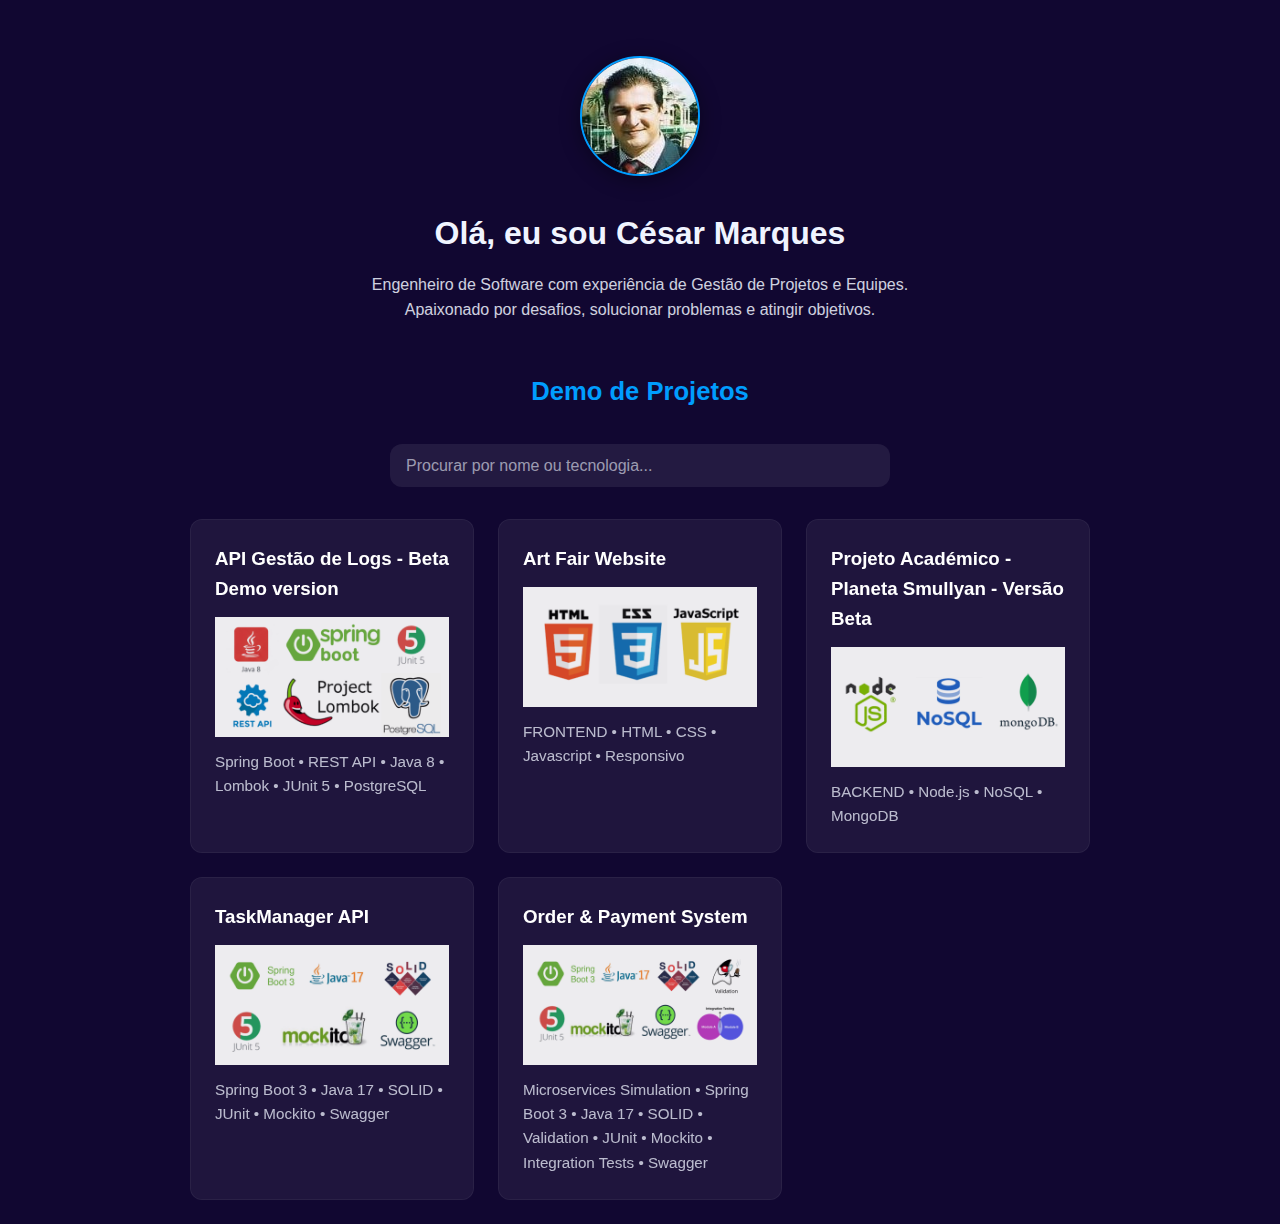
<file: index.html>
<!DOCTYPE html>
<html lang="pt">
<head>
  <meta charset="UTF-8" />
  <meta name="viewport" content="width=device-width, initial-scale=1.0" />
  <title>Developer Hub</title>
  <link rel="stylesheet" href="css/style.css" />
</head>
<body>
  <main class="container">
    <!-- Foto e introdução -->
    <header class="intro">
      <img src="assets/cesar-photo-cv.jpg" alt="Foto de [Teu Nome]" class="profile-photo" />
      <h1>Olá, eu sou César Marques</h1>
      <p class="tagline">Engenheiro de Software com experiência de Gestão de Projetos e Equipes.</p>
      <p class="tagline">Apaixonado por desafios, solucionar problemas e atingir objetivos.</p>
    </header>

    <!-- Projetos -->
    <section class="projects">
      <h2>Demo de Projetos</h2>

          <!-- Barra de pesquisa -->
    <div class="search-box">
        <label for="project-search" class="visually-hidden">Procurar projetos</label>
        <input 
        type="text" 
        id="project-search" 
        placeholder="Procurar por nome ou tecnologia..." 
        aria-label="Procurar projetos"
        />
    </div>

      <div class="cards">
        
        <!-- Card 1: Backend (Spring) -->
        <a href="https://github.com/cadmarques/demoLogAPI" class="card" target="_blank" rel="noopener">
          <h3>API Gestão de Logs - Beta Demo version</h3>
          <img src="assets/imgprj1v2.jpg" alt="API Gestão de Logs" class="card-icon">
          <p>Spring Boot • REST API • Java 8 • Lombok • JUnit 5 • PostgreSQL</p>
        </a>

        <!-- Card 2: Frontend (Art Fair) -->
        <a href="https://cadmarques.github.io/art-fair/" class="card" target="_blank" rel="noopener">
          <h3>Art Fair Website</h3>
          <img src="assets/imgprj2v2.jpg" alt="Art Fair Website" class="card-icon">
          <p>FRONTEND • HTML • CSS • Javascript • Responsivo</p>
        </a>

        <!-- Card 3: Backend (Node.js) -->
        <a href="https://github.com/cadmarques/planeta-smullyan-backend" class="card" target="_blank" rel="noopener">
          <h3>Projeto Académico - Planeta Smullyan - Versão Beta</h3>
          <img src="assets/imgprj3v2.jpg" alt="Planeta Smullyan" class="card-icon">
          <p>BACKEND • Node.js • NoSQL • MongoDB</p>
        </a>

        <!-- Card 4: Taskmanager -->
        <a href="taskmanager.html" class="card" target="_blank" rel="noopener">
          <h3>TaskManager API</h3>
          <img src="assets/imgprj4v2.jpg" alt="Task Manager" class="card-icon">
          <p>Spring Boot 3 • Java 17 • SOLID • JUnit • Mockito • Swagger</p>
        </a>

        <!-- Card 5: Order & Paymment System -->
        <a href="order-payment-system.html" class="card" target="_blank" rel="noopener">
          <h3>Order & Payment System</h3>
          <img src="assets/imgprj5v2.jpg" alt="Order & Paymment System" class="card-icon">
          <p>Microservices Simulation • Spring Boot 3 • Java 17 • SOLID • Validation  • JUnit • Mockito • Integration Tests • Swagger</p>
        </a>

        <!-- Adicionar projetos futuros -->
      </div>
    </section>
  </main>
  <script src="js/main.js"></script>
</body>
</html>
</file>
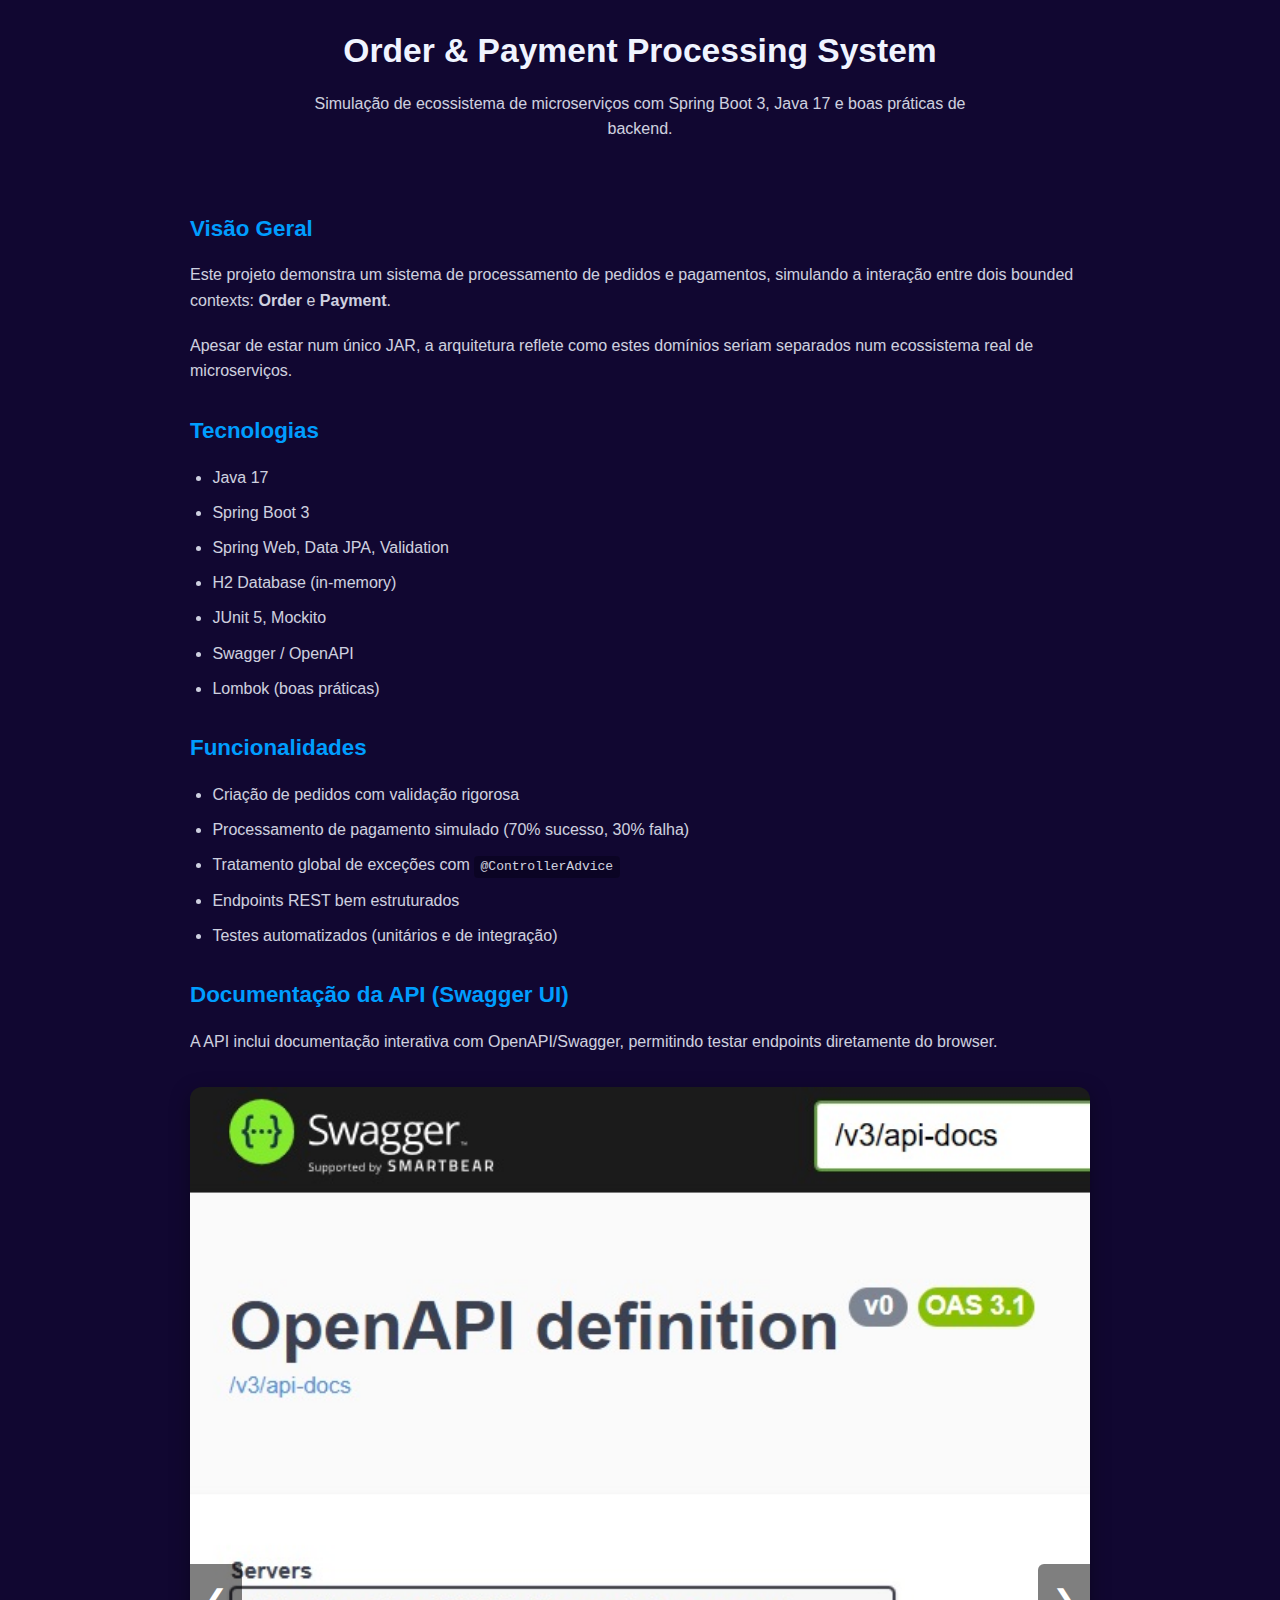
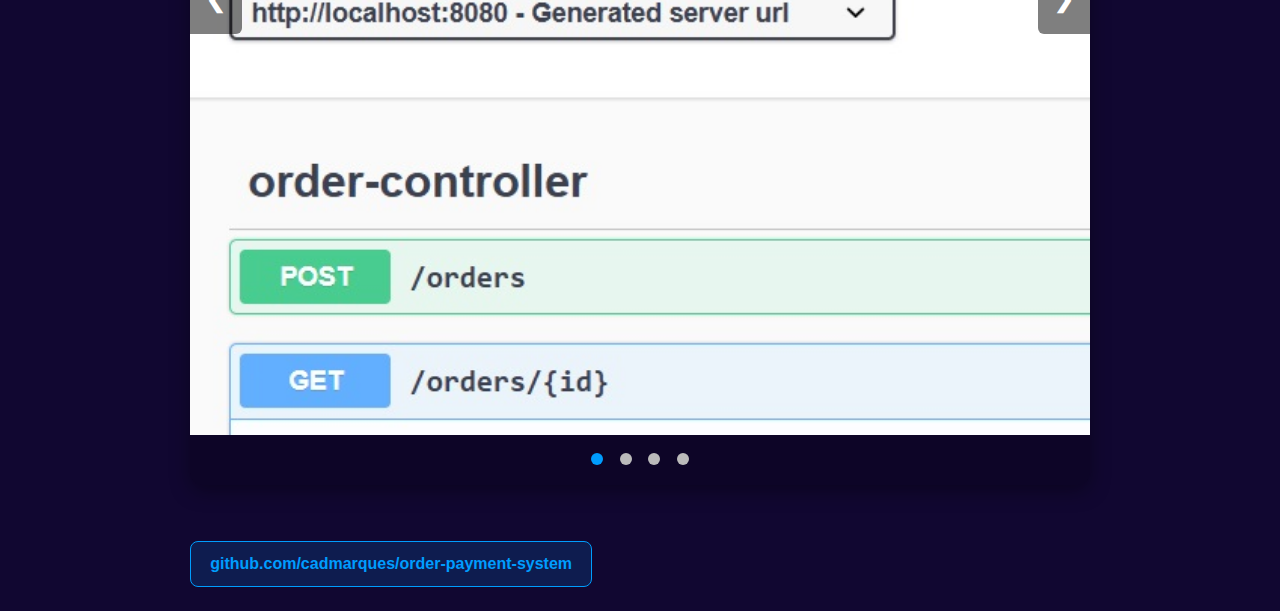
<file: order-payment-system.html>
<!DOCTYPE html>
<html lang="pt">
<head>
  <meta charset="UTF-8" />
  <meta name="viewport" content="width=device-width, initial-scale=1.0" />
  <title>Order & Payment System - César Marques</title>
  <link rel="stylesheet" href="css/style.css">
  <style>
    /* === Slideshow (único CSS extra necessário) === */
    .slideshow-container {
      position: relative;
      max-width: 900px;
      margin: 2rem auto;
      border-radius: 12px;
      overflow: hidden;
      box-shadow: 0 6px 20px rgba(0, 0, 0, 0.35);
    }

    .slide { display: none; }
    .slide img { width: 100%; height: auto; display: block; }

    .prev, .next {
      cursor: pointer;
      position: absolute;
      top: 50%;
      width: auto;
      padding: 16px;
      margin-top: -22px;
      color: white;
      font-weight: bold;
      font-size: 24px;
      transition: 0.3s;
      background-color: rgba(0, 0, 0, 0.5);
      border-radius: 0 6px 6px 0;
      user-select: none;
    }

    .next { right: 0; border-radius: 6px 0 0 6px; }
    .prev:hover, .next:hover { background-color: rgba(0, 0, 0, 0.9); }

    .dots {
      text-align: center;
      padding: 12px;
      background: rgba(0, 0, 0, 0.2);
    }

    .dot {
      cursor: pointer;
      height: 12px;
      width: 12px;
      margin: 0 6px;
      background-color: #bbb;
      border-radius: 50%;
      display: inline-block;
      transition: background-color 0.3s;
    }

    .dot.active, .dot:hover { background-color: var(--primary); }

    .fade { animation: fade 0.8s; }
    @keyframes fade { from { opacity: 0.4; } to { opacity: 1; } }
  </style>
</head>
<body class="project-detail-page">
  <div class="container">
    <header>
      <h1>Order & Payment Processing System</h1>
      <p>Simulação de ecossistema de microserviços com Spring Boot 3, Java 17 e boas práticas de backend.</p>
    </header>

    <div class="project-detail-container">

      <div class="project-content">
        <h2>Visão Geral</h2>
        <p>
          Este projeto demonstra um sistema de processamento de pedidos e pagamentos, simulando a interação entre dois bounded contexts:
          <strong>Order</strong> e <strong>Payment</strong>.
        </p>
        <p>
          Apesar de estar num único JAR, a arquitetura reflete como estes domínios seriam separados num ecossistema real de microserviços.
        </p>

        <h2>Tecnologias</h2>
        <ul>
          <li>Java 17</li>
          <li>Spring Boot 3</li>
          <li>Spring Web, Data JPA, Validation</li>
          <li>H2 Database (in-memory)</li>
          <li>JUnit 5, Mockito</li>
          <li>Swagger / OpenAPI</li>
          <li>Lombok (boas práticas)</li>
        </ul>

        <h2>Funcionalidades</h2>
        <ul>
          <li>Criação de pedidos com validação rigorosa</li>
          <li>Processamento de pagamento simulado (70% sucesso, 30% falha)</li>
          <li>Tratamento global de exceções com <code>@ControllerAdvice</code></li>
          <li>Endpoints REST bem estruturados</li>
          <li>Testes automatizados (unitários e de integração)</li>
        </ul>

        <h2>Documentação da API (Swagger UI)</h2>
        <p>
          A API inclui documentação interativa com OpenAPI/Swagger, permitindo testar endpoints diretamente do browser.
        </p>

        <!-- Slideshow -->
        <div class="slideshow-container">
          <div class="slide fade"><img src="assets/opayswg1.jpg" alt="Swagger: OrderController endpoints"></div>
          <div class="slide fade"><img src="assets/opayswg2.jpg" alt="Swagger: Resposta de erro 404"></div>
          <div class="slide fade"><img src="assets/opayswg3.jpg" alt="Swagger: Resposta OK"></div>
          <div class="slide fade"><img src="assets/opayswg4.jpg" alt="Swagger: Schemas"></div>

          <a class="prev" onclick="changeSlide(-1)">&#10094;</a>
          <a class="next" onclick="changeSlide(1)">&#10095;</a>

          <div class="dots">
            <span class="dot" onclick="currentSlide(1)"></span>
            <span class="dot" onclick="currentSlide(2)"></span>
            <span class="dot" onclick="currentSlide(3)"></span>
            <span class="dot" onclick="currentSlide(4)"></span>
          </div>
        </div>

        <a href="https://github.com/cadmarques/order-payment-system" class="github-link" target="_blank" rel="noopener">
          github.com/cadmarques/order-payment-system
        </a>
      </div>
    </div>
  </div>

  <script>
    let slideIndex = 1;
    showSlides(slideIndex);

    function changeSlide(n) { showSlides(slideIndex += n); }
    function currentSlide(n) { showSlides(slideIndex = n); }

    function showSlides(n) {
      const slides = document.getElementsByClassName("slide");
      const dots = document.getElementsByClassName("dot");
      if (n > slides.length) slideIndex = 1;
      if (n < 1) slideIndex = slides.length;
      for (let i = 0; i < slides.length; i++) slides[i].style.display = "none";
      for (let i = 0; i < dots.length; i++) dots[i].className = dots[i].className.replace(" active", "");
      slides[slideIndex - 1].style.display = "block";
      dots[slideIndex - 1].className += " active";
    }
  </script>
</body>
</html>
</file>
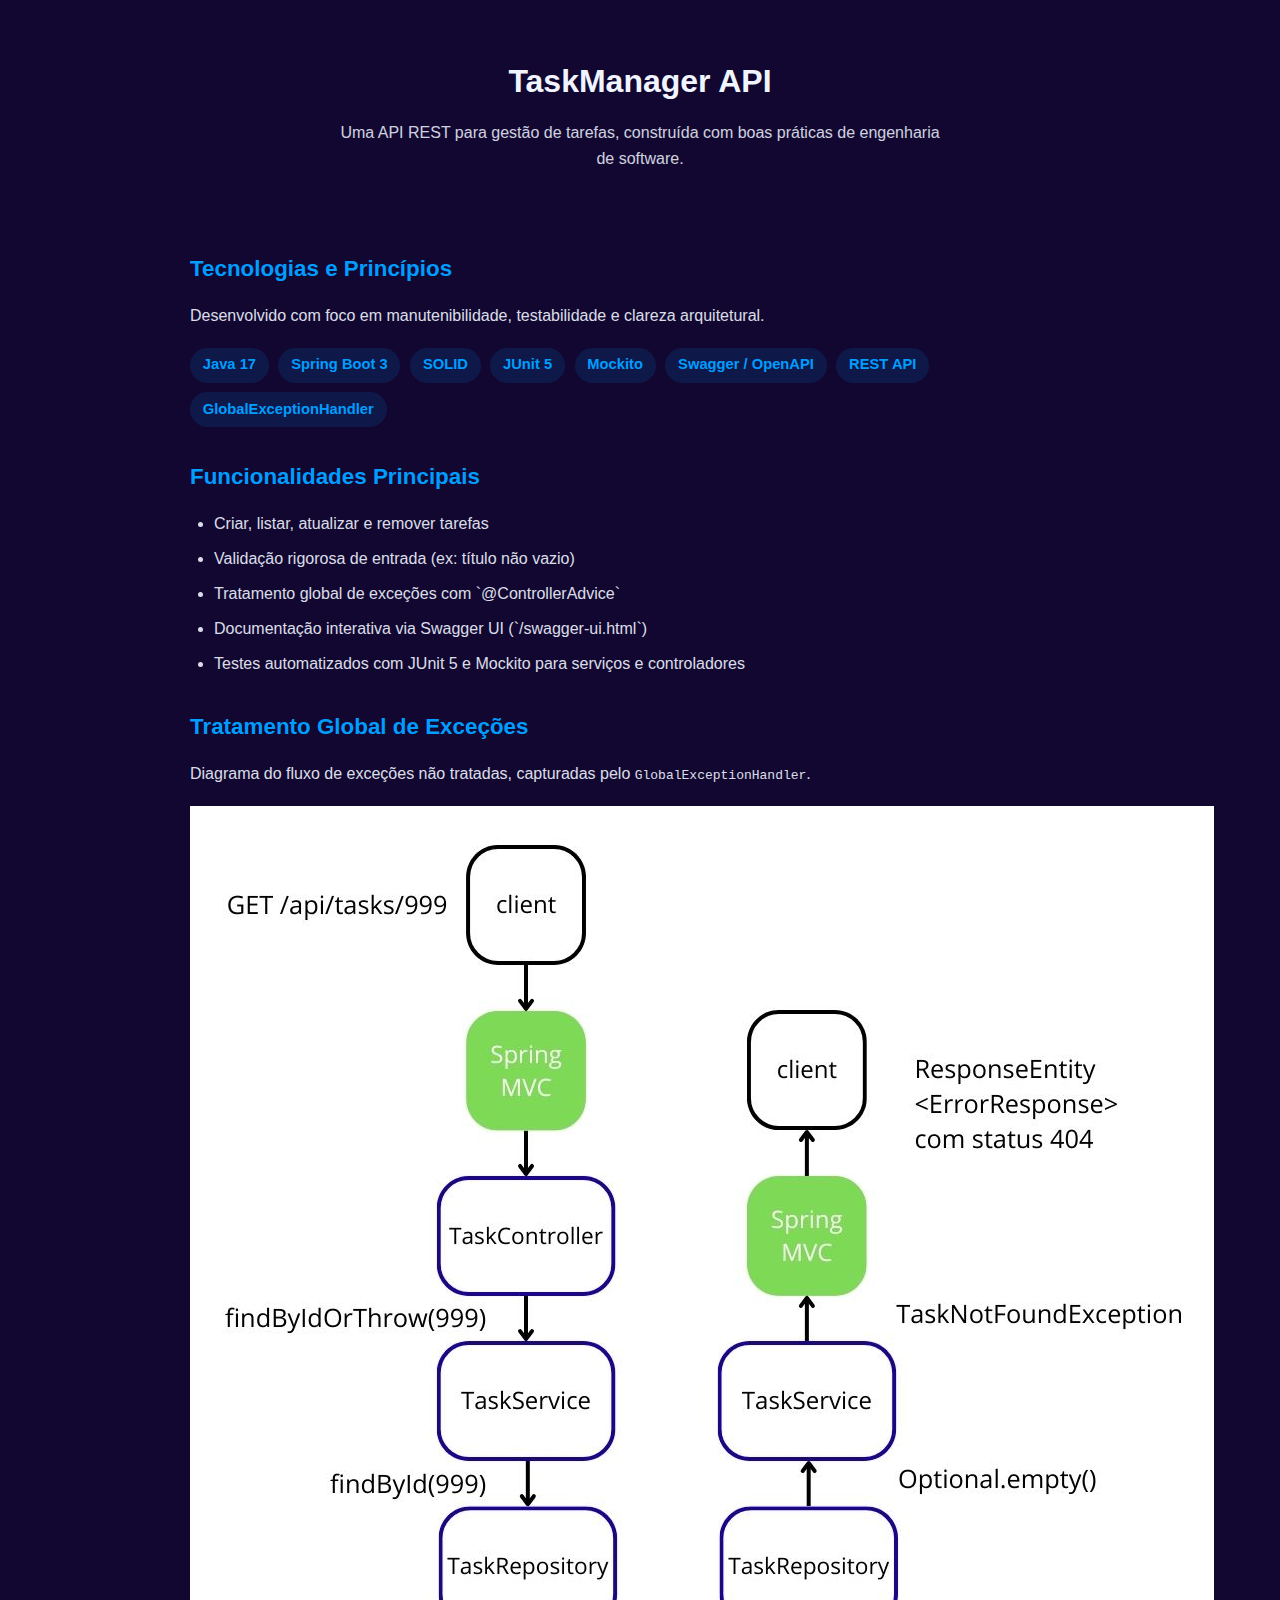
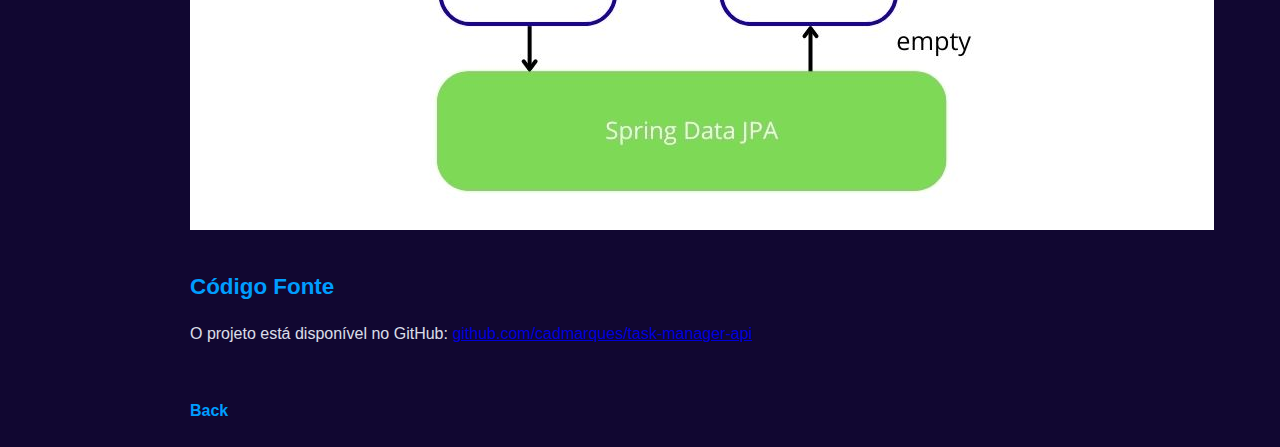
<file: taskmanager.html>
<!DOCTYPE html>
<html lang="pt">
<head>
  <meta charset="UTF-8" />
  <meta name="viewport" content="width=device-width, initial-scale=1.0" />
  <title>TaskManager - César Marques</title>
  <link rel="stylesheet" href="css/style.css" />
</head>
<body>
  <main class="container">
    <header class="intro">
      <h1>TaskManager API</h1>
      <p class="tagline">
        Uma API REST para gestão de tarefas, construída com boas práticas de engenharia de software.
      </p>
    </header>

    <section class="project-detail">
      <h2>Tecnologias e Princípios</h2>
      <p>
        Desenvolvido com foco em manutenibilidade, testabilidade e clareza arquitetural.
      </p>

      <div class="tech-badges">
        <span>Java 17</span>
        <span>Spring Boot 3</span>
        <span>SOLID</span>
        <span>JUnit 5</span>
        <span>Mockito</span>
        <span>Swagger / OpenAPI</span>
        <span>REST API</span>
        <span>GlobalExceptionHandler</span>

      </div>

      <h2>Funcionalidades Principais</h2>
      <ul>
        <li>Criar, listar, atualizar e remover tarefas</li>
        <li>Validação rigorosa de entrada (ex: título não vazio)</li>
        <li>Tratamento global de exceções com `@ControllerAdvice`</li>
        <li>Documentação interativa via Swagger UI (`/swagger-ui.html`)</li>
        <li>Testes automatizados com JUnit 5 e Mockito para serviços e controladores</li>
      </ul>

      <h2>Tratamento Global de Exceções</h2>
      <p>
        Diagrama do fluxo de exceções não tratadas, capturadas pelo <code>GlobalExceptionHandler</code>.
      </p>

      <figure class="diagram-container">
        <img 
          src="assets/taskmandiag1.jpg" 
          alt="Fluxo de exceções não tratadas com o GlobalExceptionHandler" 
          loading="lazy"
        />
      </figure>

      <h2>Código Fonte</h2>
      <p>
        O projeto está disponível no GitHub:
        <a href="https://github.com/cadmarques/task-manager-api" target="_blank" rel="noopener">
          github.com/cadmarques/task-manager-api
        </a>
      </p>

      <a href="index.html" class="back-link">Back</a>
    </section>
  </main>

  <style>
    /* Estilos adicionais */
    .project-detail {
      text-align: left;
      max-width: 900px;
      margin: 0 auto;
    }

    .project-detail h2 {
      color: #009DFE;
      margin: 2rem 0 1rem;
      font-size: 1.4rem;
    }

    .project-detail p, .project-detail ul {
      margin-bottom: 1.2rem;
      opacity: 0.9;
    }

    .tech-badges {
      display: flex;
      flex-wrap: wrap;
      gap: 0.6rem;
      margin: 1.2rem 0;
    }

    .tech-badges span {
      background: rgba(0, 157, 254, 0.12);
      color: #009DFE;
      padding: 0.35rem 0.8rem;
      border-radius: 20px;
      font-size: 0.92rem;
      font-weight: 600;
    }

    .back-link {
      display: inline-block;
      margin-top: 2rem;
      color: #009DFE;
      text-decoration: none;
      font-weight: 600;
    }

    .back-link:hover {
      text-decoration: underline;
    }

    /* Garante que a lista fique bem estilizada */
    .project-detail ul {
      padding-left: 1.5rem;
    }

    .project-detail li {
      margin-bottom: 0.6rem;
    }
  </style>
</body>
</html>
</file>
<file: css/style.css>
/* Variáveis de cor */
:root {
    --bg: #110731;
    --text-light: #f0f4ff;
    --card-bg: rgba(255, 255, 255, 0.06);
    --card-hover: rgba(255, 255, 255, 0.12);
    --primary: #009DFE;
    --radius: 12px;
    --spacing: 1.5rem;
  }
  
  /* Reset e base */
  * {
    margin: 0;
    padding: 0;
    box-sizing: border-box;
  }
  
  body {
    background-color: var(--bg);
    color: var(--text-light);
    font-family: -apple-system, BlinkMacSystemFont, 'Segoe UI', Roboto, sans-serif;
    line-height: 1.6;
    min-height: 100vh;
    padding: var(--spacing);
  }
  
  .container {
    max-width: 900px;
    margin: 0 auto;
  }
  
  /* Foto e introdução */
  .intro {
    text-align: center;
    padding: 2rem 0 3rem;
  }
  
  .profile-photo {
    width: 120px;
    height: 120px;
    border-radius: 50%;
    object-fit: cover;
    border: 2px solid var(--primary);
    margin-bottom: 1.5rem;
    box-shadow: 0 4px 20px rgba(0, 0, 0, 0.4);
  }
  
  .intro h1 {
    font-size: 2rem;
    margin-bottom: 0.8rem;
  }
  
  .tagline {
    opacity: 0.85;
    max-width: 600px;
    margin: 0 auto;
  }
  
  /* Projetos */
  .projects h2 {
    text-align: center;
    margin-bottom: 2rem;
    font-size: 1.6rem;
    color: var(--primary);
  }
  
  .cards {
    display: grid;
    grid-template-columns: repeat(auto-fit, minmax(260px, 1fr));
    gap: 1.5rem;
  }
  
  .card {
    display: block;
    background: var(--card-bg);
    padding: 1.5rem;
    border-radius: var(--radius);
    text-decoration: none;
    color: var(--text-light);
    transition: background 0.3s ease;
    backdrop-filter: blur(4px);
    border: 1px solid rgba(255, 255, 255, 0.05);
  }
  
  .card:hover {
    background: var(--card-hover);
    transform: translateY(-3px);
  }
  
  .card h3 {
    margin-bottom: 0.6rem;
    color: white;
  }
  
  .card p {
    font-size: 0.95rem;
    opacity: 0.75;
  }
  
  /* Responsivo */
  @media (max-width: 600px) {
    .profile-photo {
      width: 100px;
      height: 100px;
    }
  
    .intro h1 {
      font-size: 1.7rem;
    }
  
    .cards {
      grid-template-columns: 1fr;
    }
  }


  /* Barra de pesquisa */
.search-box {
    margin: 0 auto 2rem;
    max-width: 500px;
  }
  
  #project-search {
    width: 100%;
    padding: 0.8rem 1rem;
    font-size: 1rem;
    border: none;
    border-radius: var(--radius);
    background: rgba(255, 255, 255, 0.08);
    color: var(--text-light);
    outline: 2px solid transparent;
    transition: outline-color 0.3s;
  }
  
  #project-search::placeholder {
    color: rgba(240, 244, 255, 0.6);
  }
  
  #project-search:focus {
    outline-color: var(--primary);
    background: rgba(255, 255, 255, 0.12);
  }
  
  /* Classe utilitária para acessibilidade */
  .visually-hidden {
    position: absolute !important;
    width: 1px !important;
    height: 1px !important;
    padding: 0 !important;
    margin: -1px !important;
    overflow: hidden !important;
    clip: rect(0, 0, 0, 0) !important;
    white-space: nowrap !important;
    border: 0 !important;
  }

  /* === Estilos para páginas de detalhe de projeto === */
.project-detail-page header {
  text-align: center;
  margin-bottom: 2.5rem;
}

.project-detail-page header h1 {
  font-size: 2.1rem;
  margin-bottom: 0.8rem;
}

.project-detail-page header p {
  opacity: 0.85;
  max-width: 700px;
  margin: 0 auto;
}

.project-detail-container {
  display: flex;
  flex-wrap: wrap;
  gap: 2rem;
  max-width: 1000px;
  margin: 0 auto;
}

.project-photo {
  flex: 0 0 200px;
  max-width: 100%;
}

.project-photo img {
  width: 100%;
  border-radius: 50%;
  object-fit: cover;
  border: 2px solid var(--primary);
  box-shadow: 0 4px 20px rgba(0, 0, 0, 0.4);
}

.project-content {
  flex: 1;
  min-width: 300px;
}

.project-content h2 {
  font-size: 1.4rem;
  margin: 1.8rem 0 1rem;
  color: var(--primary);
}

.project-content p {
  margin-bottom: 1.2rem;
  opacity: 0.85;
}

.project-content ul {
  padding-left: 1.4rem;
  margin-bottom: 1.5rem;
  opacity: 0.85;
}

.project-content li {
  margin-bottom: 0.6rem;
}

.project-content code {
  background: rgba(0, 0, 0, 0.3);
  padding: 0.2rem 0.4rem;
  border-radius: 4px;
  font-family: monospace;
}

.github-link {
  display: inline-block;
  margin-top: 1.5rem;
  padding: 0.6rem 1.2rem;
  background: rgba(0, 157, 254, 0.15);
  border: 1px solid var(--primary);
  border-radius: 8px;
  color: var(--primary);
  font-weight: 600;
  text-decoration: none;
}

.github-link:hover {
  background: rgba(0, 157, 254, 0.25);
  text-decoration: none;
}

/* Responsive */
@media (max-width: 768px) {
  .project-detail-container {
    flex-direction: column;
    align-items: center;
  }

  .project-photo {
    flex: 0 0 150px;
  }
}

/* Ícone dentro do card – ajustado para não ultrapassar os limites */
.card-icon {
  width: auto;
  height: 120px; /* altura fixa para consistência */
  max-width: 100%;
  display: block;
  margin: 0.8rem auto;
  opacity: 0.92;
  transition: opacity 0.25s;
}

.card:hover .card-icon {
  opacity: 1;
}
</file>
